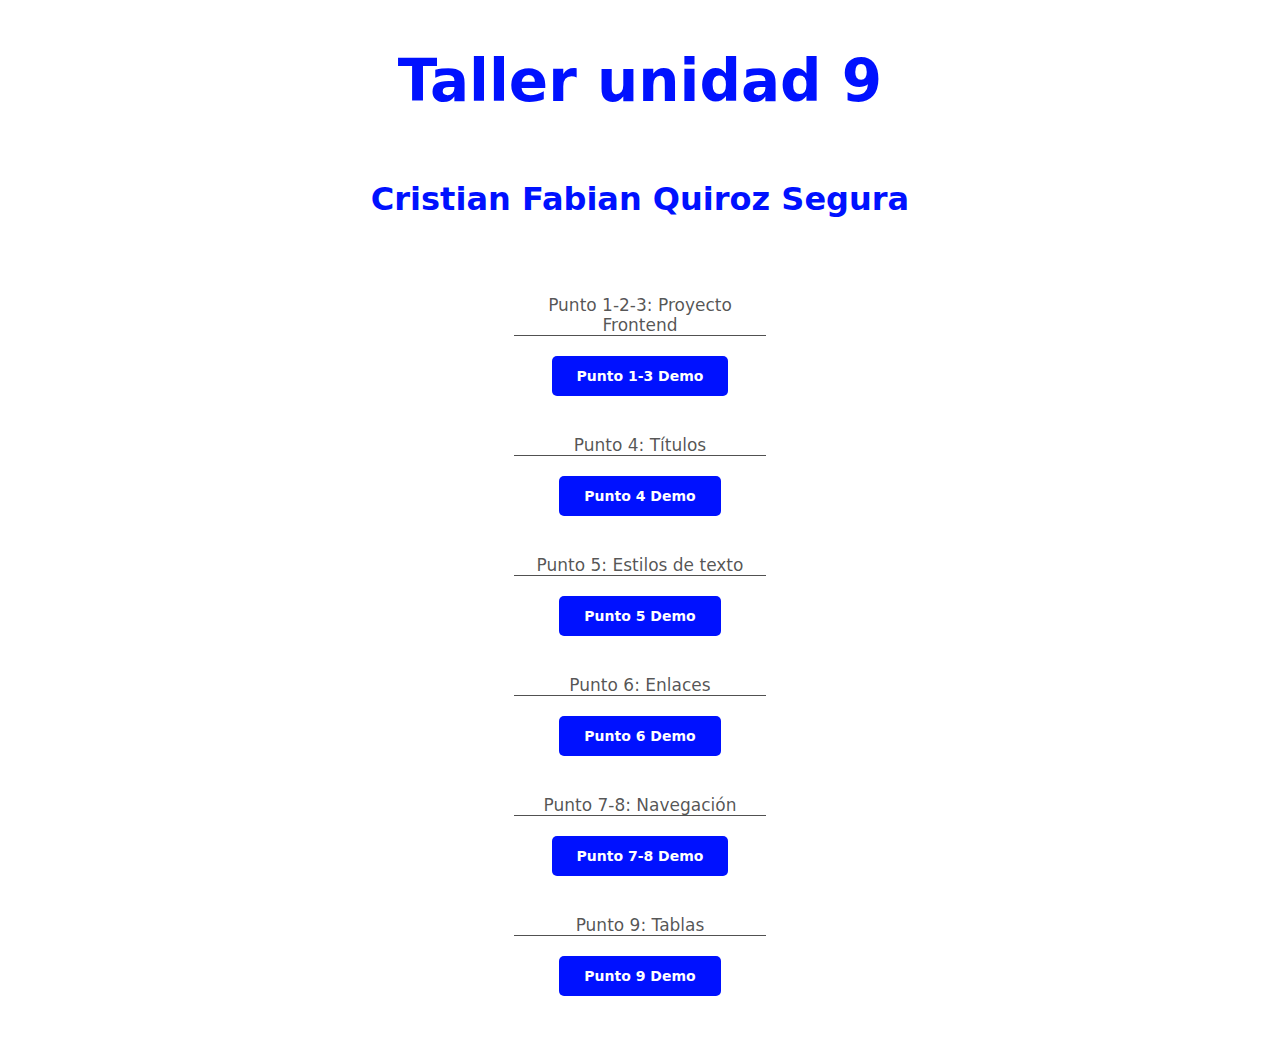
<file: index.html>
<!DOCTYPE html>
<html lang="en">

<head>
  <meta charset="UTF-8">
  <meta http-equiv="X-UA-Compatible" content="IE=edge">
  <meta name="viewport" content="width=device-width, initial-scale=1.0">
  <title>Taller 9 Menú</title>
  <link rel="stylesheet" href="./Styles/styles.css">
</head>

<body>
  <div>
    <h1> Taller unidad 9</h1>
    <h2>Cristian Fabian Quiroz Segura</h2>
    <nav>
      <ul>
        <li>
          <p>
            Punto 1-2-3: Proyecto Frontend
          </p>
          <a href="./Punto 1-3/index1-3.html">
            Punto 1-3 Demo
          </a>
        </li>
        <li>
          <p>
            Punto 4: Títulos
          </p>
          <a href="./Punto 4/index4.html">
            Punto 4 Demo
          </a>
        </li>
        <li>
          <p>
            Punto 5: Estilos de texto
          </p>
          <a href="./Punto 5/index5.html">
            Punto 5 Demo
          </a>
        </li>
        <li>
          <p>
            Punto 6: Enlaces
          </p>
          <a href="./Punto 6/index6.html">
            Punto 6 Demo
          </a>
        </li>
        <li>
          <p>
            Punto 7-8: Navegación
          </p>
          <a href="./Punto 7/index7.html">
            Punto 7-8 Demo
          </a>
        </li>
        <li>
          <p>
            Punto 9: Tablas
          </p>
          <a href="./Punto 9/index9.html">
            Punto 9 Demo
          </a>
        </li>
      </ul>
    </nav>
  </div>
</body>

</html>
</file>
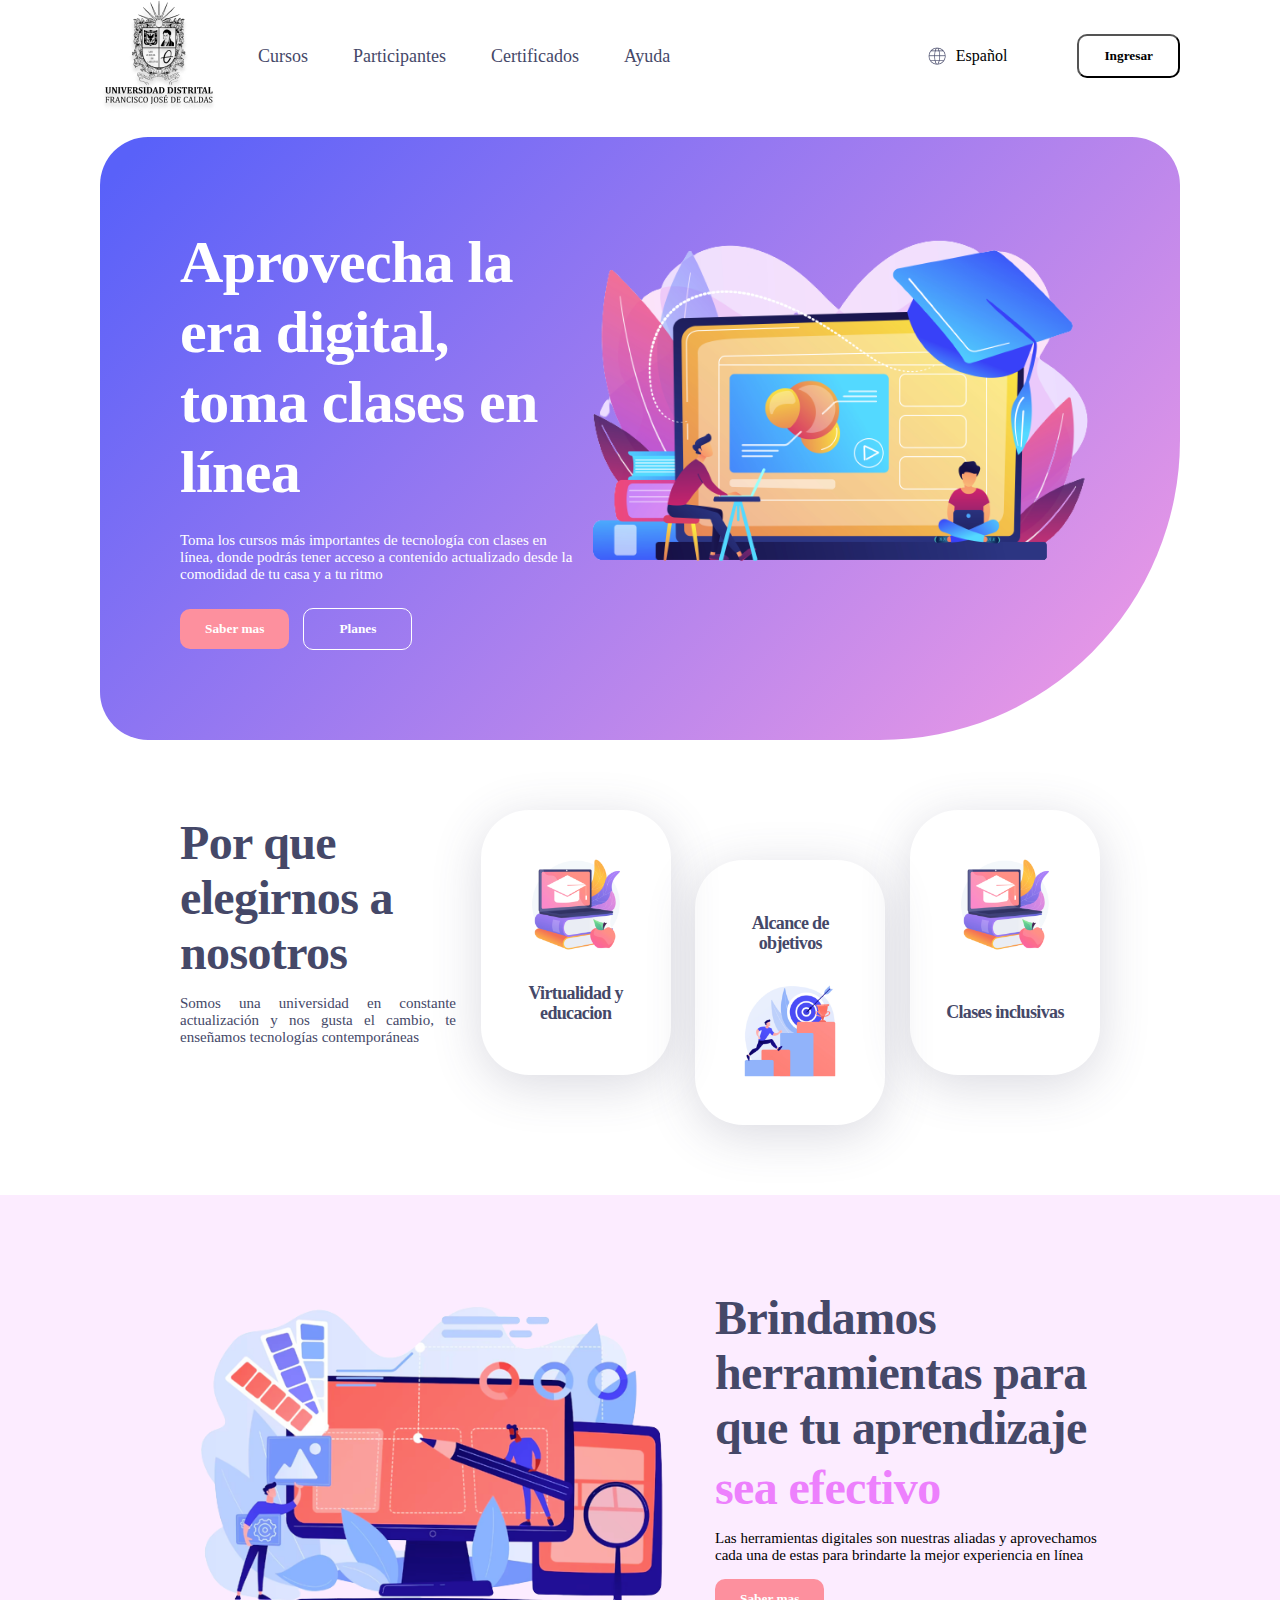
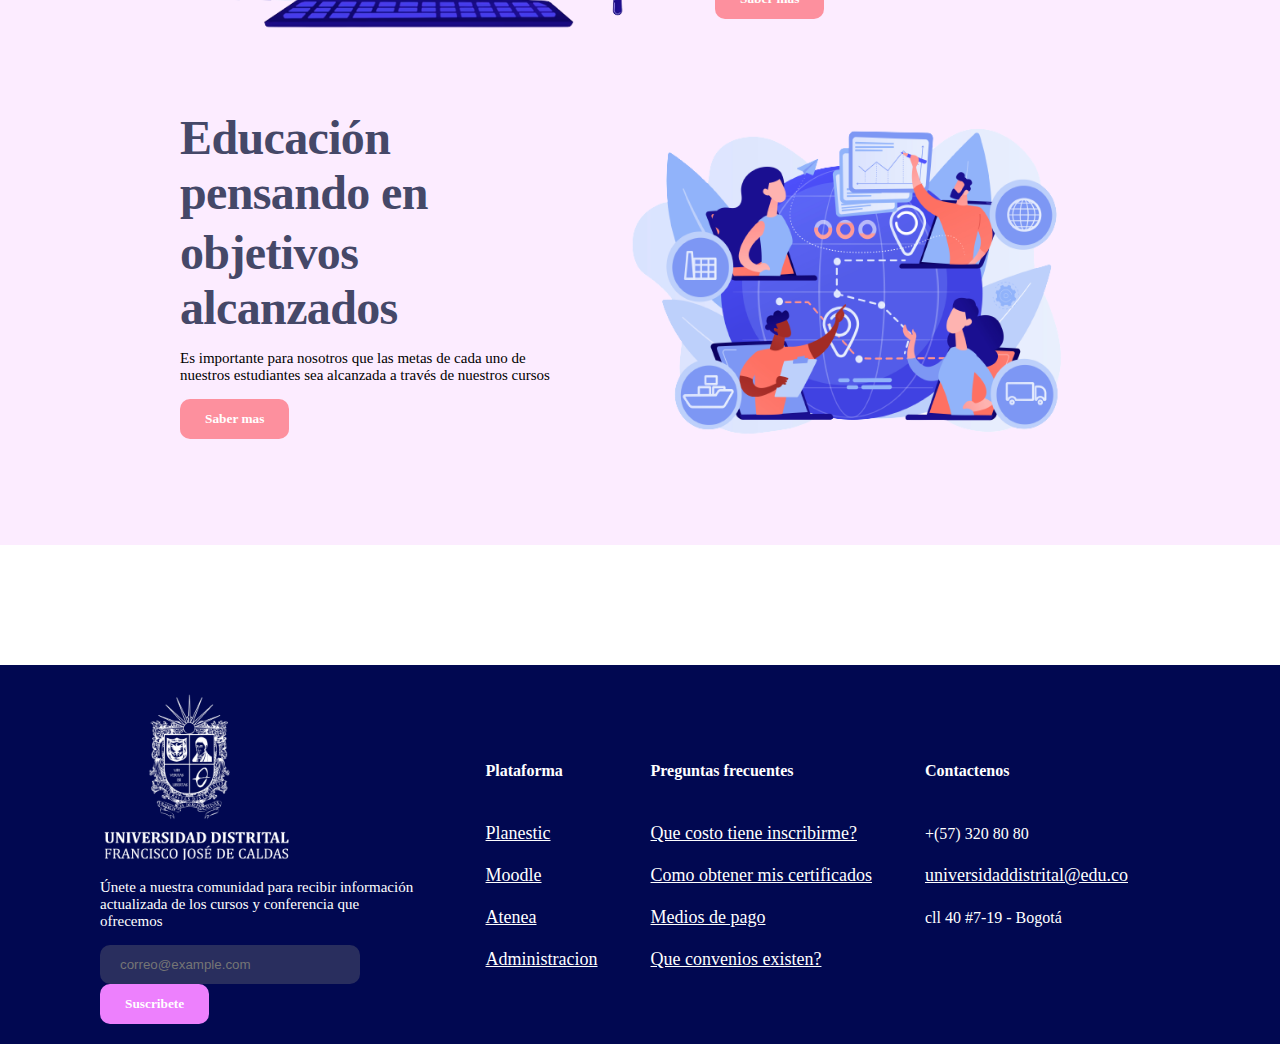
<file: Punto 1-3/index.html>
<!DOCTYPE html>
<html lang="en">

<head>
    <meta charset="UTF-8">
    <meta name="viewport" content="width=device-width, initial-scale=1.0">
    <title>UD Atenea cursos</title>
    <link rel="stylesheet" href="./Styles/banner-style.css">
    <link rel="stylesheet" href="./Styles/footer-style.css">
    <link rel="stylesheet" href="./Styles/global-style.css">
    <link rel="stylesheet" href="./Styles/header-style.css">
    <link rel="stylesheet" href="./Styles/section1-style.css">
    <link rel="stylesheet" href="./Styles/section2-style.css">
    <link rel="stylesheet" href="https://indestructibletype.com/fonts/Jost.css">
</head>

<body>
    <header>
        <div class="header_navegation">
            <img src="./Publics/Images/header-logo.png " alt="main-logo">
            <nav>
                <ul>
                    <li><a href="">Cursos</a></li>
                    <li><a href="">Participantes</a></li>
                    <li><a href="">Certificados</a></li>
                    <li><a href="">Ayuda</a></li>
                </ul>
            </nav>
        </div>
        <div class="header_settings">
            <div>
                <img src="./Publics/Images/header-world.png" alt="world">
                <span>Español</span>
            </div>
            <button>Ingresar</button>

        </div>
    </header>
    <main>
        <section id="Banner">
            <div>
                <div>
                    <h1>Aprovecha la era digital, toma clases en línea</h1>
                    <p>Toma los cursos más importantes de tecnología
                        con clases en línea, donde podrás tener acceso a contenido
                        actualizado desde la comodidad de tu casa y a tu ritmo</p>
                </div>
                <div>
                    <button class="button--orange">Saber mas</button>
                    <button class="button--white">Planes</button>
                </div>
            </div>
            <img src="./Publics/Images/banner-online.png" alt="banner" width="550px" height="350px">
        </section>

        <section id="Section1"> 
            <div class="Section1__info">
                <h2>Por que elegirnos a nosotros</h2>
                <p>Somos una universidad en constante actualización y
                    nos gusta el cambio, te enseñamos tecnologías contemporáneas</p>
            </div>
            <div class="Section1__card">
                <img src="./Publics/Images/section1-education.png" alt="education" width="120px" height="120px">
                <h3>Virtualidad y educacion</h3>
            </div>
            <div class="Section1__card-down">
                <h3>Alcance de objetivos</h3>
                <img src="./Publics/Images/section1-goals.png" alt="goals" width="120px" height="120px">

            </div>
            <div class="Section1__card">
                <img src="./Publics/Images/section1-education.png" alt="education" width="120px" height="120px">
                <h3>Clases inclusivas</h3>
            </div>
        </section>

        <section id="Section2">
            <div class="Section2__info">
                <img src="./Publics/Images/section2-tools.png" alt="tools" width="500px" height="350px">
                <div>
                    <h2>Brindamos herramientas para que tu aprendizaje</h2>
                    <h2 class="sub-pink">sea efectivo</h2>
                    <p>Las herramientas digitales son nuestras aliadas y
                        aprovechamos cada una de estas para brindarte la mejor experiencia en línea</p>
                    <button class="button--orange">Saber mas</button>
                </div>
            </div>
            <div class="Section2__info">
                <div>
                    <h2>Educación pensando en</h2>
                    <h2>objetivos alcanzados</h2>
                    <p>Es importante para nosotros que las metas de cada uno
                        de nuestros estudiantes sea alcanzada a través de nuestros cursos</p>
                    <button class="button--orange">Saber mas</button>

                </div>
                <img src="./Publics/Images/section2-goals.png" alt="goals" width="500px" height="350px">
            </div>
        </section>

    </main>
    <footer id="footer">
        <div class="footer__info">
            <img src="./Publics/Images/footer-logo.png" alt="logo" width="200px" height="175px">
            <div>
                <p>Únete a nuestra comunidad
                    para recibir información actualizada de los cursos
                    y conferencia que ofrecemos</p>
                <form>
                    <div>
                        <input type="email" name="user_email" placeholder="correo@example.com">
                        <button class="button__pink">Suscribete</button>
                    </div>
                </form>
            </div>
        </div>

        <div>
            <table>
                <tr>
                    <th>Plataforma</th>
                    <th>Preguntas frecuentes</th>
                    <th>Contactenos</th>
                </tr>
                <tr>
                    <td><a href="">Planestic</a></td>
                    <td><a href="">Que costo tiene inscribirme?</a></td>
                    <td>+(57) 320 80 80</td>
                </tr>
                <tr>
                    <td><a href="">Moodle</a></td>
                    <td><a href="">Como obtener mis certificados</a></td>
                    <td><a href="">universidaddistrital@edu.co</a></td>
                </tr>
                <tr>
                    <td><a href="">Atenea</a></td>
                    <td><a href="">Medios de pago</a></td>
                    <td>cll 40 #7-19 - Bogotá</td>
                </tr>
                <tr>
                    <td><a href="">Administracion</a></td>
                    <td><a href="">Que convenios existen?</a></td>
                 
                </tr>
            </table>
        </div>
    </footer>

</body>

</html>
</file>
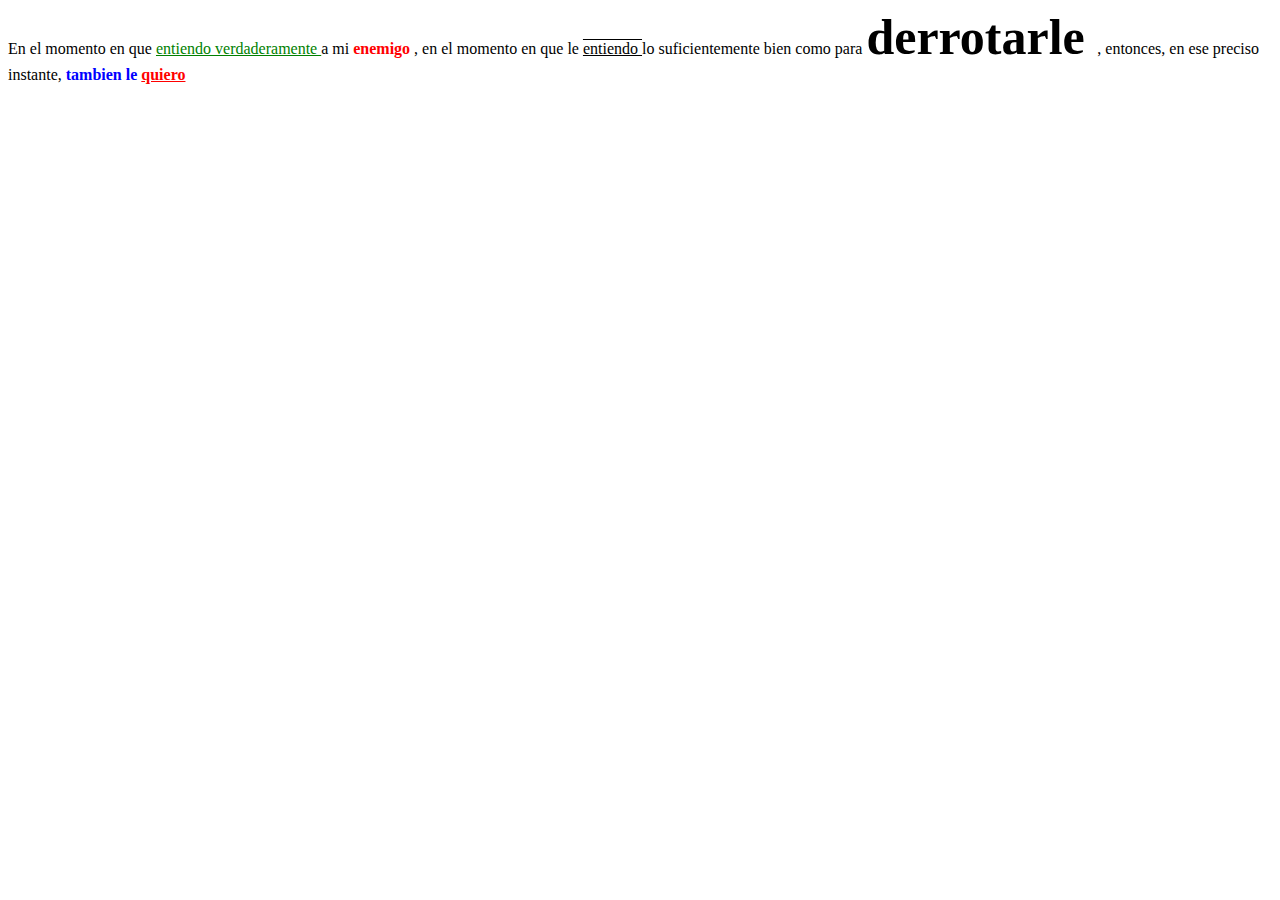
<file: Punto 5/index.html>
<!DOCTYPE html>
<html lang="en">
<head>
    <meta charset="UTF-8">
    <meta name="viewport" content="width=device-width, initial-scale=1.0">
    <title>Punto 5</title>
    <link rel="stylesheet" href="./Style/style.css">
</head>
<body>
    <main id="main">
        <p>
            En el momento en que <u class="V"> entiendo verdaderamente </u> a mi 
            <b class="r"> enemigo </b>, en el momento en que le <u class="E"> entiendo </u>
            lo suficientemente bien como para <b class="D"> derrotarle </b>, 
            entonces, en ese preciso instante, <b class="A">tambien le <u class="Q"> quiero </u></b>


        </p>

    </main>
</body>
</html>
</file>
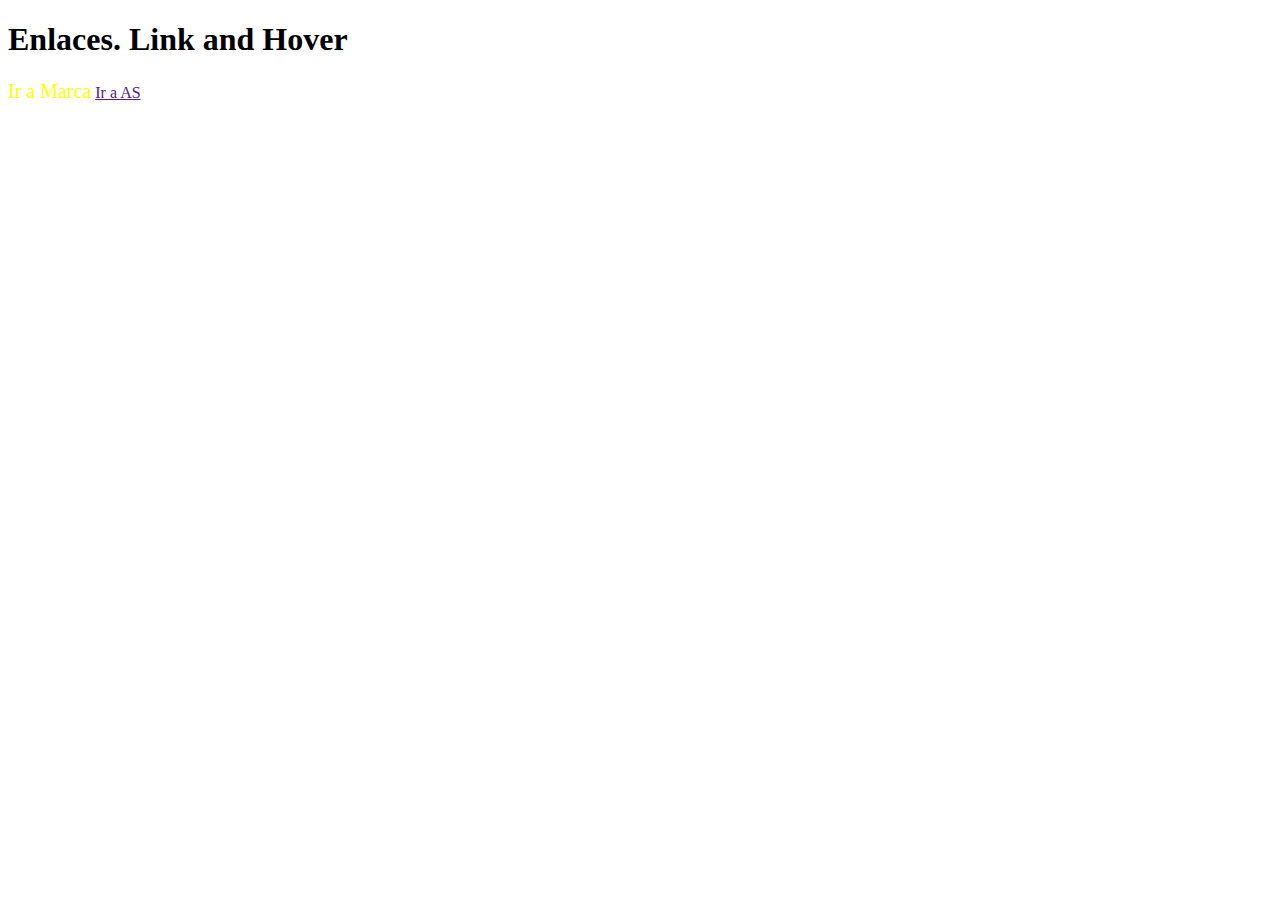
<file: Punto 6/index.html>
<!DOCTYPE html>
<html lang="en">
<head>
    <meta charset="UTF-8">
    <meta name="viewport" content="width=device-width, initial-scale=1.0">
    <title>Punto 6</title>
    <link rel="stylesheet" href="./Styles/Style.css">
</head>
<body>
    <main id="main">
        <h1>Enlaces. Link and Hover</h1>
        <a class="normal">Ir a Marca</a>
        <a href="">Ir a AS</a>

    </main>
</body>
</html>
</file>
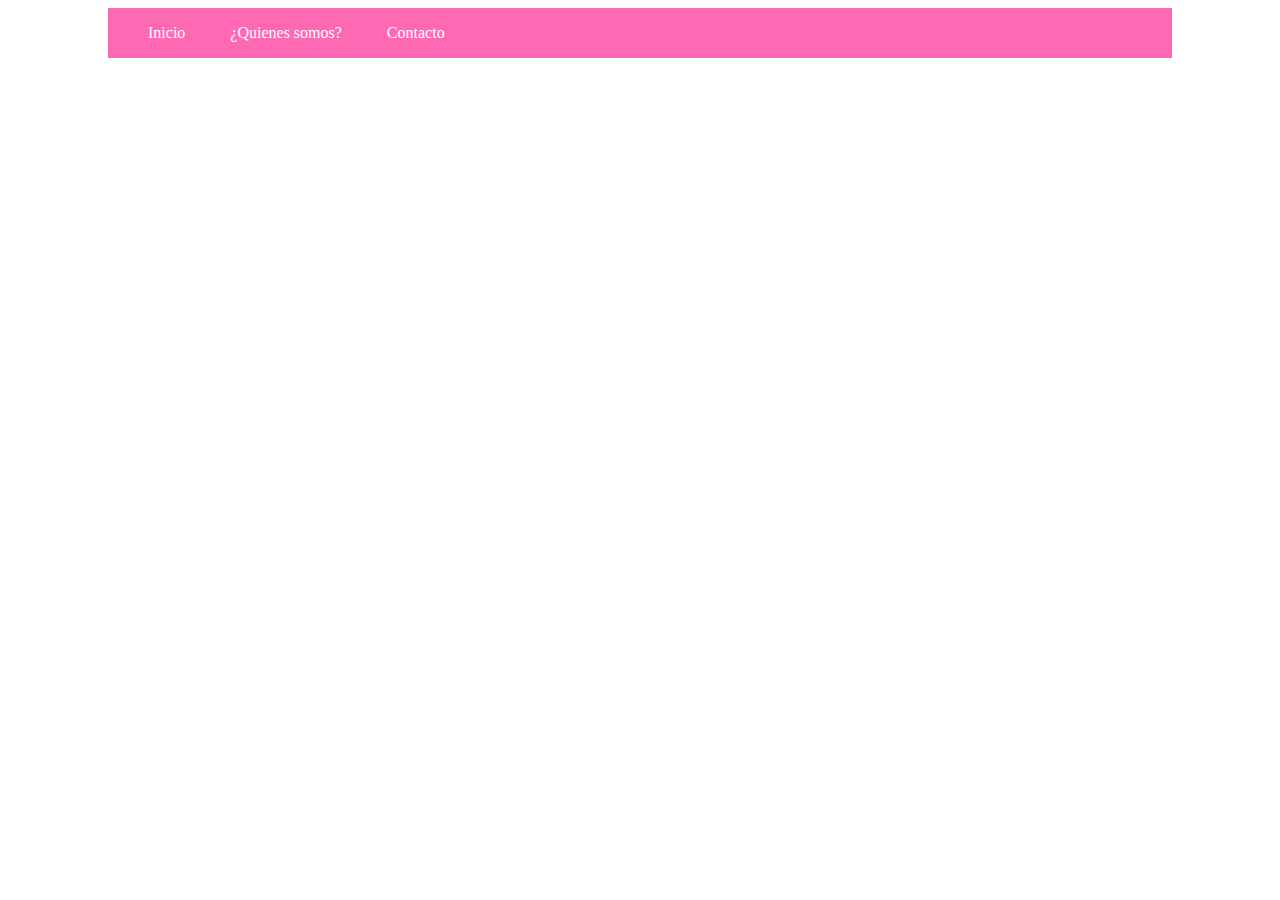
<file: Punto 7/index.html>
<!DOCTYPE html>
<html lang="en">
<head>
    <meta charset="UTF-8">
    <meta name="viewport" content="width=device-width, initial-scale=1.0">
    <title>Punto 7</title>
    <link rel="stylesheet" href="./Styles/Style.css">
</head>
<body>
    <header>
        <ul>
            <li><a href="">Inicio</a></li>
            <li><a href="">¿Quienes somos?</a></li>
            <li><a href="">Contacto</a></li>
        </ul>
    </header>
</body>
</html>
</file>
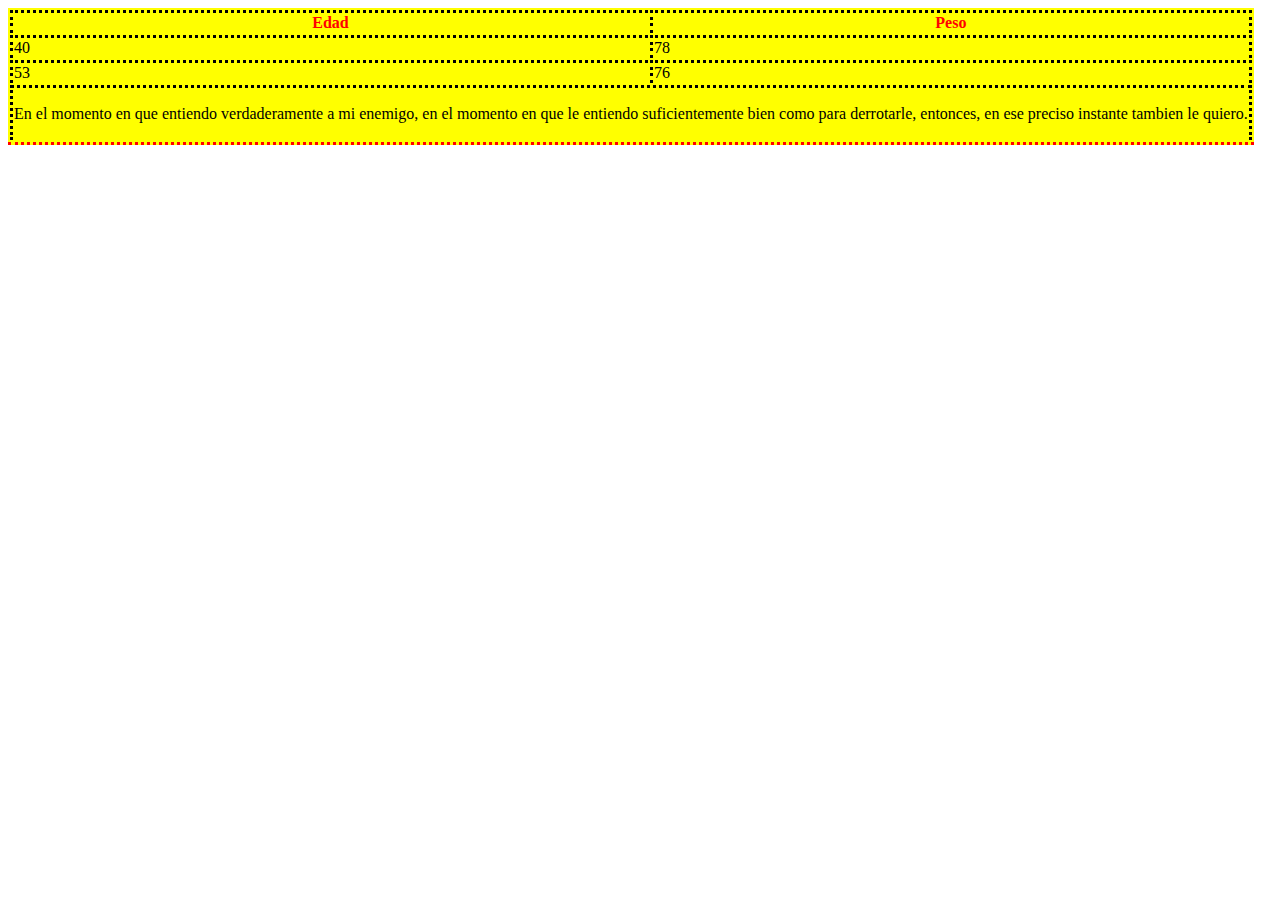
<file: Punto 9/index.html>
<!DOCTYPE html>
<html lang="en">

<head>
    <meta charset="UTF-8">
    <meta name="viewport" content="width=device-width, initial-scale=1.0">
    <title>Punto 9</title>
    <link rel="stylesheet" href="./Style/Style.css">
</head>

<body>
    <main>
        <table>
            <tr>
                <th class="I">Edad</th>
                <th>Peso</th>
            </tr>
            <tr>
                <td class="I">40</td>
                <td>78</td>
            </tr>
            <tr>
                <td class="I">53</td>
                <td>76</td>
            </tr>
            <tr>
                <td colspan="2">
                    <p>En el momento en que entiendo verdaderamente a mi enemigo,
                        en el momento en que le entiendo suficientemente bien como
                        para derrotarle, entonces, en ese preciso instante tambien le quiero.

                    </p>
                </td>
            </tr>
        </table>

    </main>

</body>

</html>
</file>
<file: Styles/styles.css>
body {
  text-align: center;
  color: #000000b5;
  font-family: system-ui, -apple-system;
}

body,
div {
  display: flex;
  justify-content: center;
  align-items: center;
}

div {
  flex-direction: column;
  width: 50%;
  height: 50%;
  text-align: center;
}

h1 {
  font-size: 58px;
  color: #0011ff;
}

h2 {
  font-size: 32px;
  color: #0011ff;
}

nav {
  width: 40%;
}

ul {
  padding: 0;
  text-align: center;
  list-style: none;
}

li {
  margin: 50px 0;
}

p {
  margin: 40px 0 30px;
  color: #000000ae;
  font-size: 17px;
  border-bottom: 1px solid;
}

a {
  padding: 12px 25px;
  color: #ffffff;
  background-color: #0011ff;
  border: none;
  border-radius: 5px;
  font-family: system-ui, -apple-system;
  font-size: 14px;
  font-weight: bold;
  text-decoration: none;
  cursor: pointer;
}

a:hover {
  background-color: #e2e2e2;
  color: #0011ff;
}
</file>
<file: Punto 1-3/Styles/banner-style.css>
#Banner{
    display: flex;
    margin: 25px 100px;
    padding: 90px 80px;
    background: linear-gradient(313.18deg, #EE9AE5 3.28%, #5961F9 97.04% );
    border-radius: 48px 48px 300px 48px;
}
h1{
    margin: 0px;
    color: #fff;
    font-family: 'Jost';
    font-size: 60px;
    font-weight: 600;
    line-height: 70px;
    letter-spacing: -0.64px;
}
#Banner p{
    margin: 25px 0px;
    color: #fff;

}
.button--white{
    padding: 12px 35px;
    background-color: transparent;
    color: #fff;
    border: 1px solid #fff;
}
</file>
<file: Punto 1-3/Styles/footer-style.css>
#footer{
    display: flex;
    justify-content: space-between;
    align-items: center;
    margin-top: 120px;
    padding: 20px 100px;
    background-color: #010851;
    color: #fff;

}
.footer__info{
    width: 30%;
}
input{
    width: 220px;
    padding: 12px 20px;
    margin-right: -15px;
    border: none;
    border-radius: 10px;
    background-color: #45486899;
}
.button__pink{
    background-color: #ED80FD;
    color: #fff;
    border: none;
}
table{
    font-family: 'Jost';
    text-align: left;
}
tr{
    height: 40px;
}
th{
    height: 80px;
}
td{
    padding-right: 50px;

}
td a{
    color: #fff;
}
</file>
<file: Punto 1-3/Styles/global-style.css>
body{
    margin:0px;

}
a{
    font-family: 'Jost';
    font-size: 18px;
}
button{
    padding: 12px 25px;
    font-family: 'Jost';
    font-weight: bold;
    border-radius: 10px;
    cursor: pointer;
}
.button--orange{
    margin-right: 10px;
    background-color: #FD909E;
    color: #fff;
    border: none;
}

p{
    font-family: 'Jost';
    font-size: 15px;
    font-weight: 300;
}
h2{
    margin: 5px 0px;
    color: #454868;
    font-family: 'Jost';
    font-size: 48px;
    line-height: 55px;
    letter-spacing: -0.64px;
    
}
</file>
<file: Punto 1-3/Styles/header-style.css>
header{
    display:flex;
    justify-content: space-between;
    margin: 0px 100px;
}

.header_navegation{
    display: flex;
    align-items: center;
    
}

.header_navegation nav ul{
    display: flex;
    gap: 45px;
    list-style: none;
}
.header_navegation nav ul li a{
    text-decoration: none;
    color: #454868;
}
.header_settings{
    display: flex;
    align-items: center;
    gap: 70px;
}
.header_settings div{
    display: flex;
    align-items: center;
    gap: 10px;
    font-family: 'Jost';
    font-size: 16px;
    font-weight: 400;
}
.header_settings button{
    background-color: transparent;
    border-radius: 1px solid #454868;
}
</file>
<file: Punto 1-3/Styles/section1-style.css>
#Section1{
    display: flex;
    justify-content: space-between;
    margin: 50px 100px;
    padding: 20px 80px;
}

.Section1__info{
    width: 30%;
}
.Section1__info p{
    color: #454868;
    text-align: justify;
}

.Section1__card{
    display: flex;
    flex-direction: column;
    align-items: center;
    justify-content: space-between;
    width: min-content;
    height: 195px;
    padding: 35px;
    border-radius: 48px;
    box-shadow: 0px 10px 50px #45486833;
}

.Section1__card-down{
    display: flex;
    flex-direction: column;
    align-items: center;
    justify-content: space-between;
    width: min-content;
    height: 195px;
    padding: 35px;
    border-radius: 48px;
    box-shadow: 0px 10px 50px #45486833;
    margin-top: 50px;
}

.Section1__card h3{
    font-family: 'Jost';
    font-size: 18px;
    color: #454868;
    line-height: 20px;
    letter-spacing: -0.64px;
    text-align: center;
}
.Section1__card-down h3{
    font-family: 'Jost';
    font-size: 18px;
    color: #454868;
    line-height: 20px;
    letter-spacing: -0.64px;
    text-align: center;
}
</file>
<file: Punto 1-3/Styles/section2-style.css>
#Section2{
    padding: 20px 180px;
    background: #ED80FD26;
}
.Section2__info{
    display: flex;
    gap: 35px;
    margin: 70px 0px;

}
.sub-pink{
    color: #ED80FD;
}
</file>
<file: Punto 5/Style/style.css>
p{
    display: inline;
    align-items: center;
    text-align: center;
    justify-content: center;
    
    
}

.V{
    color: green;
}

.r{
    color: red;

}
.E{
    text-decoration: underline overline ;
}
.D{
    font-size: 50px;
}
.A{
    color: blue;
}
.Q{
    color: red;
}
</file>
<file: Punto 6/Styles/Style.css>
#main{
    
    justify-content: center;
    display: list-item;
}

.normal{
    color: yellow;
    font-size: 20px;

}

a:hover{
    background-color: blueviolet;
}
</file>
<file: Punto 7/Styles/Style.css>
header{
    display:flex;
    justify-content: space-between;
    margin: 0px 100px;
    background-color: hotpink;
}
ul{
    display: flex;
    gap: 45px;
    list-style: none;
    
}

a:hover {
    color: #fff;
    background-color: blue;
    
  }
a{
    color: #fff;
    text-decoration: none;
    border: 60px 100px;

}
</file>
<file: Punto 9/Style/Style.css>
table{
    background-color: yellow;
    border-style: dotted #000;
    border-bottom: dotted red;
}

td{
    border-style: dotted;
    border-bottom: none;
}
th{
    border-style: dotted;
    border-bottom: none;
    color: red;
    border-color: #000;
}
.I{
    border-right: none;
}
</file>
